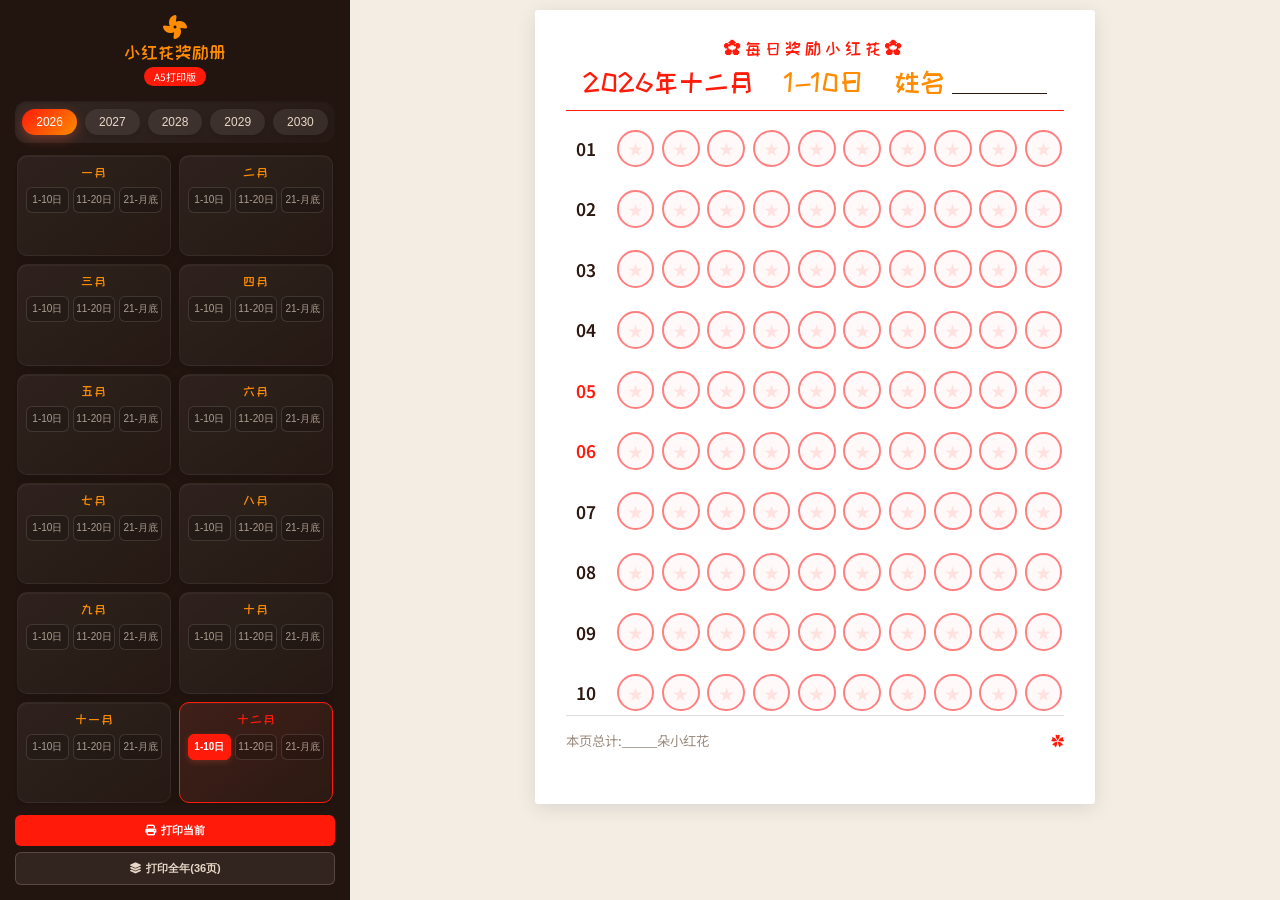
<file: a5.html>
<!DOCTYPE html>
<html lang="zh-CN">
<head>
    <meta charset="UTF-8">
    <link rel="icon" href="data:image/svg+xml,<svg xmlns='http://www.w3.org/2000/svg' viewBox='0 0 100 100'><text y='.9em' font-size='90'>🌸</text></svg>">
    <title>小红花奖励册</title>
    <link href="https://fonts.googleapis.com/css2?family=ZCOOL+KuaiLe&family=Noto+Sans+SC:wght@400;500;700&display=swap" rel="stylesheet">
    <link rel="stylesheet" href="https://cdnjs.cloudflare.com/ajax/libs/font-awesome/6.5.0/css/all.min.css">
    <style>
        :root{--bg:#F3EDE4;--fg:#2C1810;--muted:#9C8B7E;--accent:#FF1A0A;--slot-border:#FF8080;--slot-bg:#FFF9F9;--warm:#FF8C00;--sidebar-bg:#221510;--sidebar-text:#E8D8C8}
        *{margin:0;padding:0;box-sizing:border-box}
        @keyframes spin{from{transform:rotate(0deg)}to{transform:rotate(360deg)}}body{font-family:"Noto Sans SC",sans-serif;background:var(--bg);color:var(--fg);min-height:100vh}
        .app{display:flex;min-height:100vh}
        .sidebar{width:350px;min-width:350px;height:100vh;background:var(--sidebar-bg);color:var(--sidebar-text);padding:15px 15px;display:flex;flex-direction:column;overflow:hidden}
        .sidebar-brand{text-align:center;margin-bottom:5px}
        .sidebar-brand-icon{font-size:24px;color:var(--warm);margin-bottom:4px;animation:spin 3s linear infinite}
        .sidebar-title{font-family:"ZCOOL KuaiLe",cursive;font-size:18px;color:var(--warm)}
        .version-badge{display:inline-block;background:var(--accent);color:#fff;font-size:10px;padding:2px 10px;border-radius:10px;margin-top:6px}
        .year-selector{display:flex;justify-content:center;gap:8px;padding:10px;margin-bottom:10px;background:linear-gradient(145deg,rgba(255,255,255,0.08),rgba(255,255,255,0.02));border-radius:12px;box-shadow:inset 0 1px 2px rgba(0,0,0,0.2)}
        .year-btn{padding:6px 14px;border:none;border-radius:20px;background:rgba(255,255,255,0.08);color:var(--sidebar-text);font-size:12px;font-weight:500;cursor:pointer;transition:all 0.25s ease;box-shadow:0 2px 4px rgba(0,0,0,0.1)}
        .year-btn:hover{background:rgba(232,93,74,0.25);transform:translateY(-1px)}
        .year-btn.active{background:linear-gradient(135deg,var(--accent),var(--warm));color:#fff;box-shadow:0 4px 12px rgba(217,79,59,0.4)}
        .month-grid{display:grid;grid-template-columns:repeat(2,1fr);gap:8px;flex:1;overflow:hidden;padding:2px}
        .month-card{background:linear-gradient(145deg,rgba(255,255,255,0.06),rgba(255,255,255,0.02));border-radius:10px;padding:10px 8px;box-shadow:0 2px 8px rgba(0,0,0,0.15),inset 0 1px 1px rgba(255,255,255,0.05);transition:all 0.2s ease;border:1px solid rgba(255,255,255,0.05)}
        .month-card:hover{transform:translateY(-2px);box-shadow:0 4px 12px rgba(0,0,0,0.2);border-color:rgba(232,93,74,0.2)}
        .month-card.active{background:linear-gradient(145deg,rgba(232,93,74,0.15),rgba(232,93,74,0.05));border-color:var(--accent)}
        .month-card-title{font-family:"ZCOOL KuaiLe",cursive;font-size:13px;color:var(--warm);text-align:center;margin-bottom:8px;letter-spacing:1px}
        .month-card.active .month-card-title{color:var(--accent)}
        .section-tabs{display:flex;gap:4px}
        .section-tab{flex:1;padding:5px 0;border:1px solid rgba(232,216,200,0.15);border-radius:6px;background:rgba(0,0,0,0.15);color:rgba(232,216,200,0.7);font-size:10px;cursor:pointer;transition:all 0.2s}
        .section-tab:hover{background:rgba(232,93,74,0.15);border-color:rgba(232,93,74,0.3);color:#fff}
        .section-tab.active{background:var(--accent);border-color:var(--accent);color:#fff;font-weight:600;box-shadow:0 2px 6px rgba(217,79,59,0.3)}
        .print-section{margin-top:10px;display:flex;flex-direction:column;gap:6px;flex-shrink:0}
        .print-btn{padding:8px;border:none;border-radius:6px;font-size:11px;font-weight:600;cursor:pointer;display:flex;align-items:center;justify-content:center;gap:5px}
        .print-btn-primary{background:var(--accent);color:#fff}
        .print-btn-outline{background:rgba(232,216,200,0.08);color:var(--sidebar-text);border:1.5px solid rgba(232,216,200,0.2)}
        .main{flex:1;display:flex;align-items:flex-start;justify-content:center;padding:10px 40px 40px;background:var(--bg)}
        .a5-paper{width:148mm;height:210mm;background:#fff;box-shadow:0 4px 20px rgba(0,0,0,0.1);border-radius:3px;overflow:hidden}
        .month-content{width:100%;height:100%;padding:8mm;display:flex;flex-direction:column}
        .page-header{text-align:center;padding-bottom:4mm;margin-bottom:4mm;border-bottom:1px solid var(--accent)}
        .page-title{font-family:"ZCOOL KuaiLe",cursive;font-size:13pt;color:var(--accent);letter-spacing:4px;margin-bottom:3mm}
        .page-header-row{display:flex;align-items:center;justify-content:center;gap:8mm}
        .page-month{font-family:"ZCOOL KuaiLe",cursive;font-size:20pt;color:var(--accent)}
        .page-section{font-family:"ZCOOL KuaiLe",cursive;font-size:20pt;color:var(--warm)}
        .name-box{display:flex;align-items:center;gap:2mm}
        .name-label{font-family:"ZCOOL KuaiLe",cursive;font-size:20pt;color:var(--warm)}
        .name-line{width:25mm;border-bottom:1px solid var(--fg);transform:translateY(12px);display:inline-block}
        .days-area{flex:1;display:flex;flex-direction:column;justify-content:center;gap:4mm}
        .day-row{display:flex;align-items:center;height:12mm;gap:3mm}
        .day-num{width:10mm;font-size:13pt;font-weight:600;text-align:right;padding-right:2mm}
        .day-num.weekend{color:var(--accent)}
        .day-slots{flex:1;display:flex;justify-content:center;gap:2mm}
        .slot{width:10mm;height:10mm;border-radius:50%;border:1.5pt solid var(--slot-border);background:var(--slot-bg);position:relative}.slot::after{content:'\2605';position:absolute;top:50%;left:50%;transform:translate(-50%,-50%);font-size:4mm;color:rgba(255,26,10,0.1)}
        .page-footer{margin-top:auto;padding-top:4mm;border-top:0.5px solid #ddd;display:flex;justify-content:space-between;font-size:10pt;color:var(--muted)}
        .print-area{display:none}
        @media print{@page{size:A5 portrait;margin:0}html,body{width:148mm;height:210mm;margin:0;padding:0;background:#fff;-webkit-print-color-adjust:exact!important;print-color-adjust:exact!important}.app{display:none!important}.print-area{display:block!important}}
    </style>
</head>
<body>
    <div class="app">
        <aside class="sidebar">
            <div class="sidebar-brand"><i class="fas fa-fan sidebar-brand-icon"></i><div class="sidebar-title">小红花奖励册</div><div class="version-badge">A5打印版</div></div>
            <div id="yearSelector" class="year-selector" style="margin-top:10px;margin-bottom:10px;padding:8px;"></div>
            <div id="monthGrid" class="month-grid"></div>
            <div class="print-section">
                <button class="print-btn print-btn-primary" onclick="printCurrent()"><i class="fas fa-print"></i>打印当前</button>
                <button class="print-btn print-btn-outline" onclick="printAll()"><i class="fas fa-layer-group"></i>打印全年(36页)</button>
            </div>
        </aside>
        <main class="main"><div id="a5Paper" class="a5-paper"></div></main>
    </div>
    <div id="printArea" class="print-area"></div>
    <script>
        const MONTHS=["一月","二月","三月","四月","五月","六月","七月","八月","九月","十月","十一月","十二月"];
        const YEARS=[2026,2027,2028,2029,2030];
        let curYear=new Date().getFullYear();
        let curMonth=new Date().getMonth();let curDate=new Date().getDate();let curSection=curDate<=10?0:curDate<=20?1:2;
        const SECTIONS=[{name:"1-10日",start:1,end:10},{name:"11-20日",start:11,end:20},{name:"21-月底",start:21,end:null}];
        function getDays(m){return new Date(curYear,m+1,0).getDate()}
        function isWeekend(m,d){const day=new Date(curYear,m,d).getDay();return day===0||day===6}
        function buildHTML(m,secIdx,isPrint){
            const sec=SECTIONS[secIdx],endDay=sec.end||getDays(m);
            let rows="";
            for(let d=sec.start;d<=endDay;d++){
                let slots="";
                for(let s=0;s<10;s++)slots+="<div class='slot'></div>";
                rows+=`<div class='day-row'><div class='day-num${isWeekend(m,d)?" weekend":""}'>${String(d).padStart(2,"0")}</div><div class='day-slots'>${slots}</div></div>`;
            }
            return `<div class='${isPrint?"print-page":""}' style='${isPrint?"width:148mm;height:210mm;":""}'><div class='month-content'><header class='page-header'><div class='page-title'>✿每日奖励<span style='color:var(--accent)'>小红花</span>✿</div><div class='page-header-row'><div class='page-month'>${curYear}年${MONTHS[m]}</div><div class='page-section'>${sec.name}</div><div class='name-box'><span class='name-label'>姓名</span><span class='name-line'></span></div></div></header><div class='days-area'>${rows}</div><footer class='page-footer'><span>本页总计:_____朵小红花</span><span style='color:var(--accent)'>✿</span></footer></div></div>`;
        }
        function renderYearSelector(){
            let html="";
            YEARS.forEach(year=>{
                const active=year===curYear?" active":"";
                html+=`<button class='year-btn${active}' onclick='switchYear(${year})'>${year}</button>`;
            });
            document.getElementById("yearSelector").innerHTML=html;
        }
        function switchYear(year){
            curYear=year;
            renderYearSelector();
            renderGrid();
            document.getElementById("a5Paper").innerHTML=buildHTML(curMonth,curSection,false);
        }
        function renderGrid(){
            let html="";
            MONTHS.forEach((name,i)=>{
                const monthActive=i===curMonth?" active":"";
                html+=`<div class='month-card${monthActive}'>`;
                html+=`<div class='month-card-title'>${name}</div><div class='section-tabs'>`;
                SECTIONS.forEach((sec,j)=>{
                    const active=(i===curMonth&&j===curSection)?" active":"";
                    html+=`<button class='section-tab${active}' onclick='switchSection(${i},${j})'>${sec.name}</button>`;
                });
                html+="</div></div>";
            });
            document.getElementById("monthGrid").innerHTML=html;
        }
        function switchSection(m,s){curMonth=m;curSection=s;renderYearSelector();renderGrid();document.getElementById("a5Paper").innerHTML=buildHTML(m,s,false)}
        function printCurrent(){document.getElementById("printArea").innerHTML=buildHTML(curMonth,curSection,true);setTimeout(()=>window.print(),100)}
        function printAll(){let html="";for(let m=0;m<12;m++)for(let s=0;s<3;s++)html+=buildHTML(m,s,true);document.getElementById("printArea").innerHTML=html;setTimeout(()=>window.print(),200)}
        renderYearSelector();renderGrid();switchSection(curMonth,0);
    </script>
</body>
</html>
</file>
